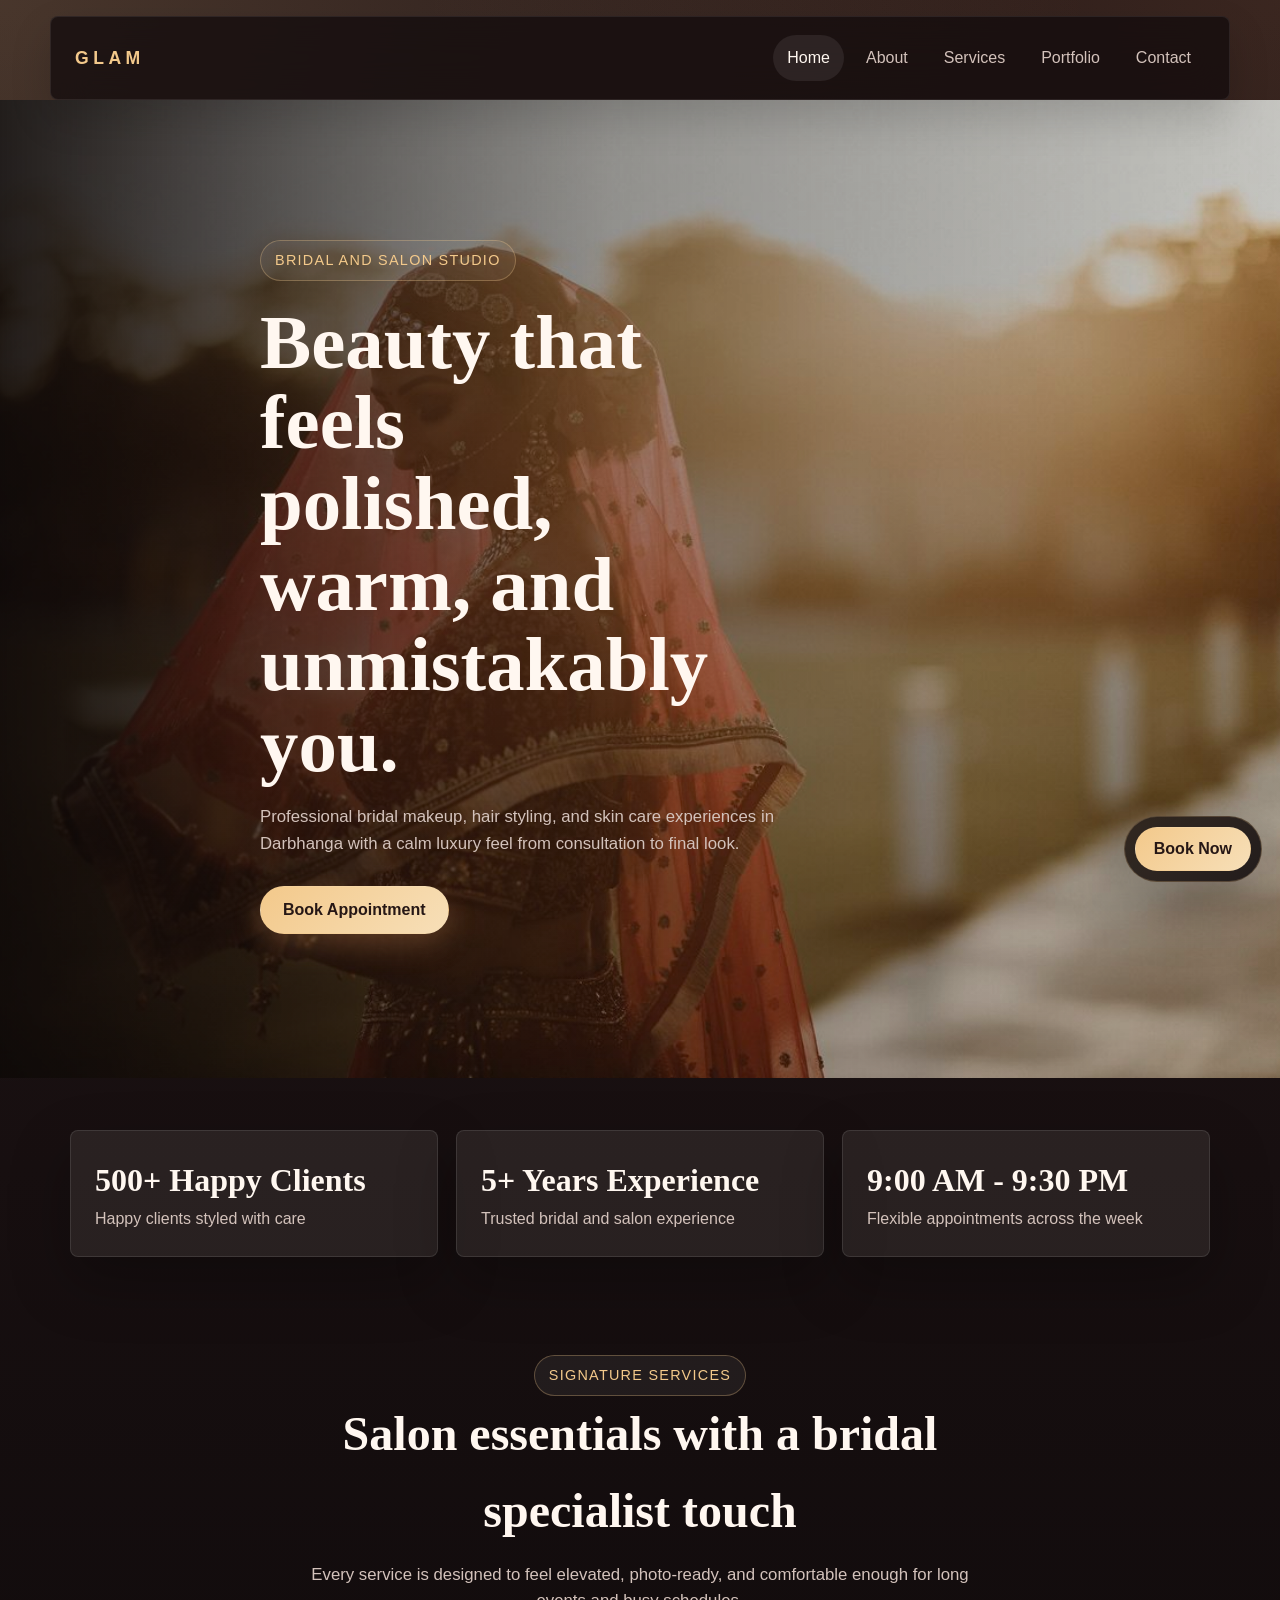
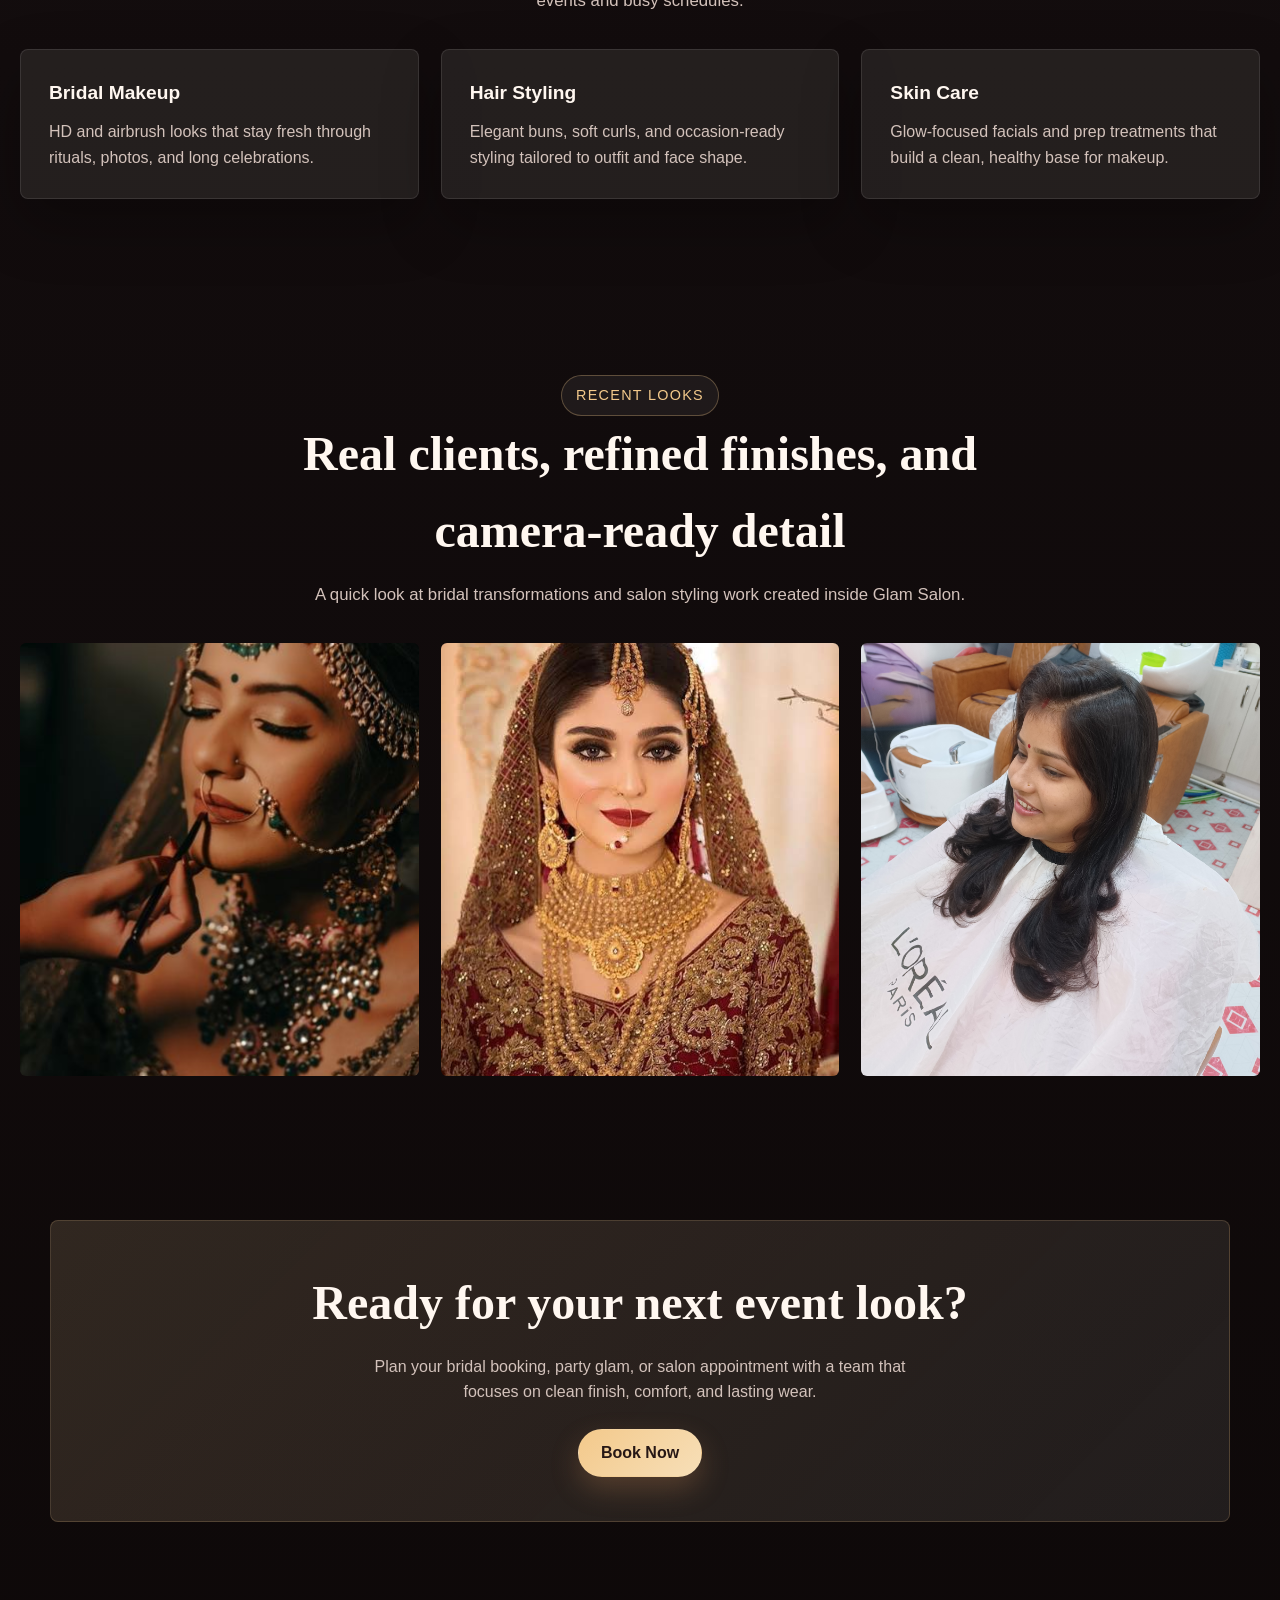
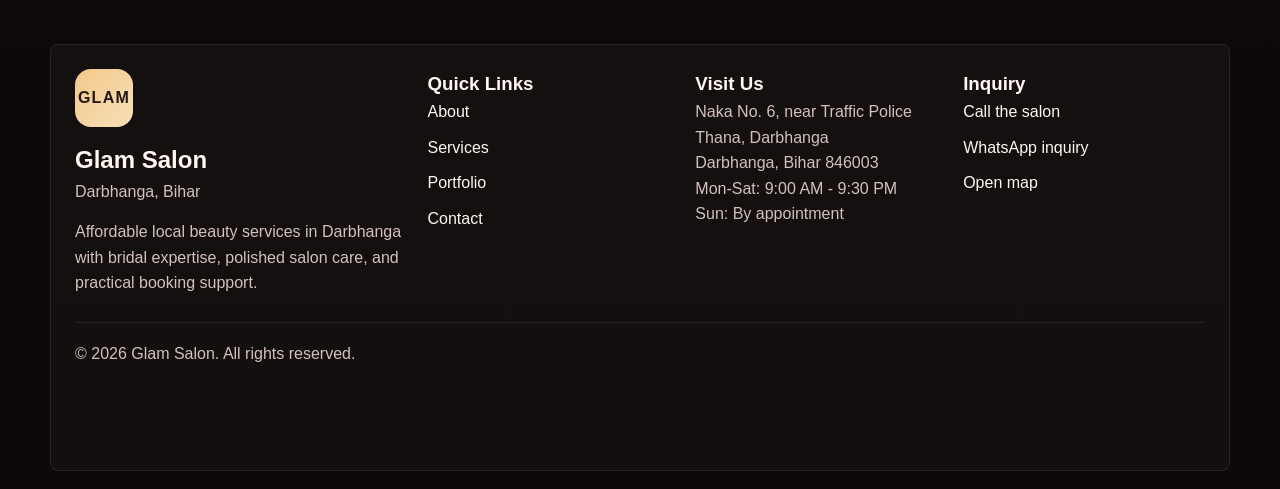
<file: index.html>
<!DOCTYPE html>
<html lang="en">
<head>
    <meta charset="UTF-8">
    <meta name="viewport" content="width=device-width, initial-scale=1.0">
    <title>Glam Salon - Home</title>
    <link rel="stylesheet" href="assets/css/style.css">
</head>
<body>

<header class="navbar">
    <a href="index.html" class="logo">GLAM</a>

    <nav id="nav-links" aria-label="Primary">
        <a href="index.html">Home</a>
        <a href="about.html">About</a>
        <a href="services.html">Services</a>
        <a href="portfolio.html">Portfolio</a>
        <a href="contact.html">Contact</a>
    </nav>

    <button class="menu-toggle" type="button" aria-label="Toggle navigation" aria-expanded="false" aria-controls="nav-links">
        <span></span>
    </button>
</header>

<section class="hero">
    <div class="hero-content">
        <span class="eyebrow">Bridal and Salon Studio</span>
        <h1>Beauty that feels polished, warm, and unmistakably you.</h1>
        <p>Professional bridal makeup, hair styling, and skin care experiences in Darbhanga with a calm luxury feel from consultation to final look.</p>
        <div class="hero-actions">
            <a href="contact.html" class="btn">Book Appointment</a>
        </div>
    </div>
</section>

<section class="stats-strip">
    <div class="stat-card">
        <strong id="home-clients">500+</strong>
        <span>Happy clients styled with care</span>
    </div>
    <div class="stat-card">
        <strong id="home-experience">5+ Years</strong>
        <span>Trusted bridal and salon experience</span>
    </div>
    <div class="stat-card">
        <strong id="home-timing">9 AM - 9:30 PM</strong>
        <span>Flexible appointments across the week</span>
    </div>
</section>

<section class="home-services">
    <div class="section-intro">
        <span class="eyebrow">Signature Services</span>
        <h2>Salon essentials with a bridal specialist touch</h2>
        <p>Every service is designed to feel elevated, photo-ready, and comfortable enough for long events and busy schedules.</p>
    </div>

    <div class="service-grid">
        <div class="card">
            <h3>Bridal Makeup</h3>
            <p>HD and airbrush looks that stay fresh through rituals, photos, and long celebrations.</p>
        </div>

        <div class="card">
            <h3>Hair Styling</h3>
            <p>Elegant buns, soft curls, and occasion-ready styling tailored to outfit and face shape.</p>
        </div>

        <div class="card">
            <h3>Skin Care</h3>
            <p>Glow-focused facials and prep treatments that build a clean, healthy base for makeup.</p>
        </div>
    </div>
</section>

<section class="home-portfolio">
    <div class="section-intro">
        <span class="eyebrow">Recent Looks</span>
        <h2>Real clients, refined finishes, and camera-ready detail</h2>
        <p>A quick look at bridal transformations and salon styling work created inside Glam Salon.</p>
    </div>

    <div class="gallery">
        <img class="rotating-image" src="assets/images/bridal/1.jpg" alt="Bridal makeup look">
        <img class="rotating-image" src="assets/images/bridal/2.jpg" alt="Wedding makeup transformation">
        <img class="rotating-image" src="assets/images/bridal/3.jpg" alt="Traditional bridal styling">
    </div>
</section>

<section class="cta">
    <div class="cta-inner">
        <h2>Ready for your next event look?</h2>
        <p>Plan your bridal booking, party glam, or salon appointment with a team that focuses on clean finish, comfort, and lasting wear.</p>
        <a href="contact.html" class="btn">Book Now</a>
    </div>
</section>

<footer></footer>

<script src="assets/js/about-data.js"></script>
<script src="assets/js/contact-data.js"></script>
<script src="assets/js/portfolio-data.js"></script>
<script src="assets/js/main.js"></script>
<script src="assets/js/home.js"></script>

</body>
</html>
</file>
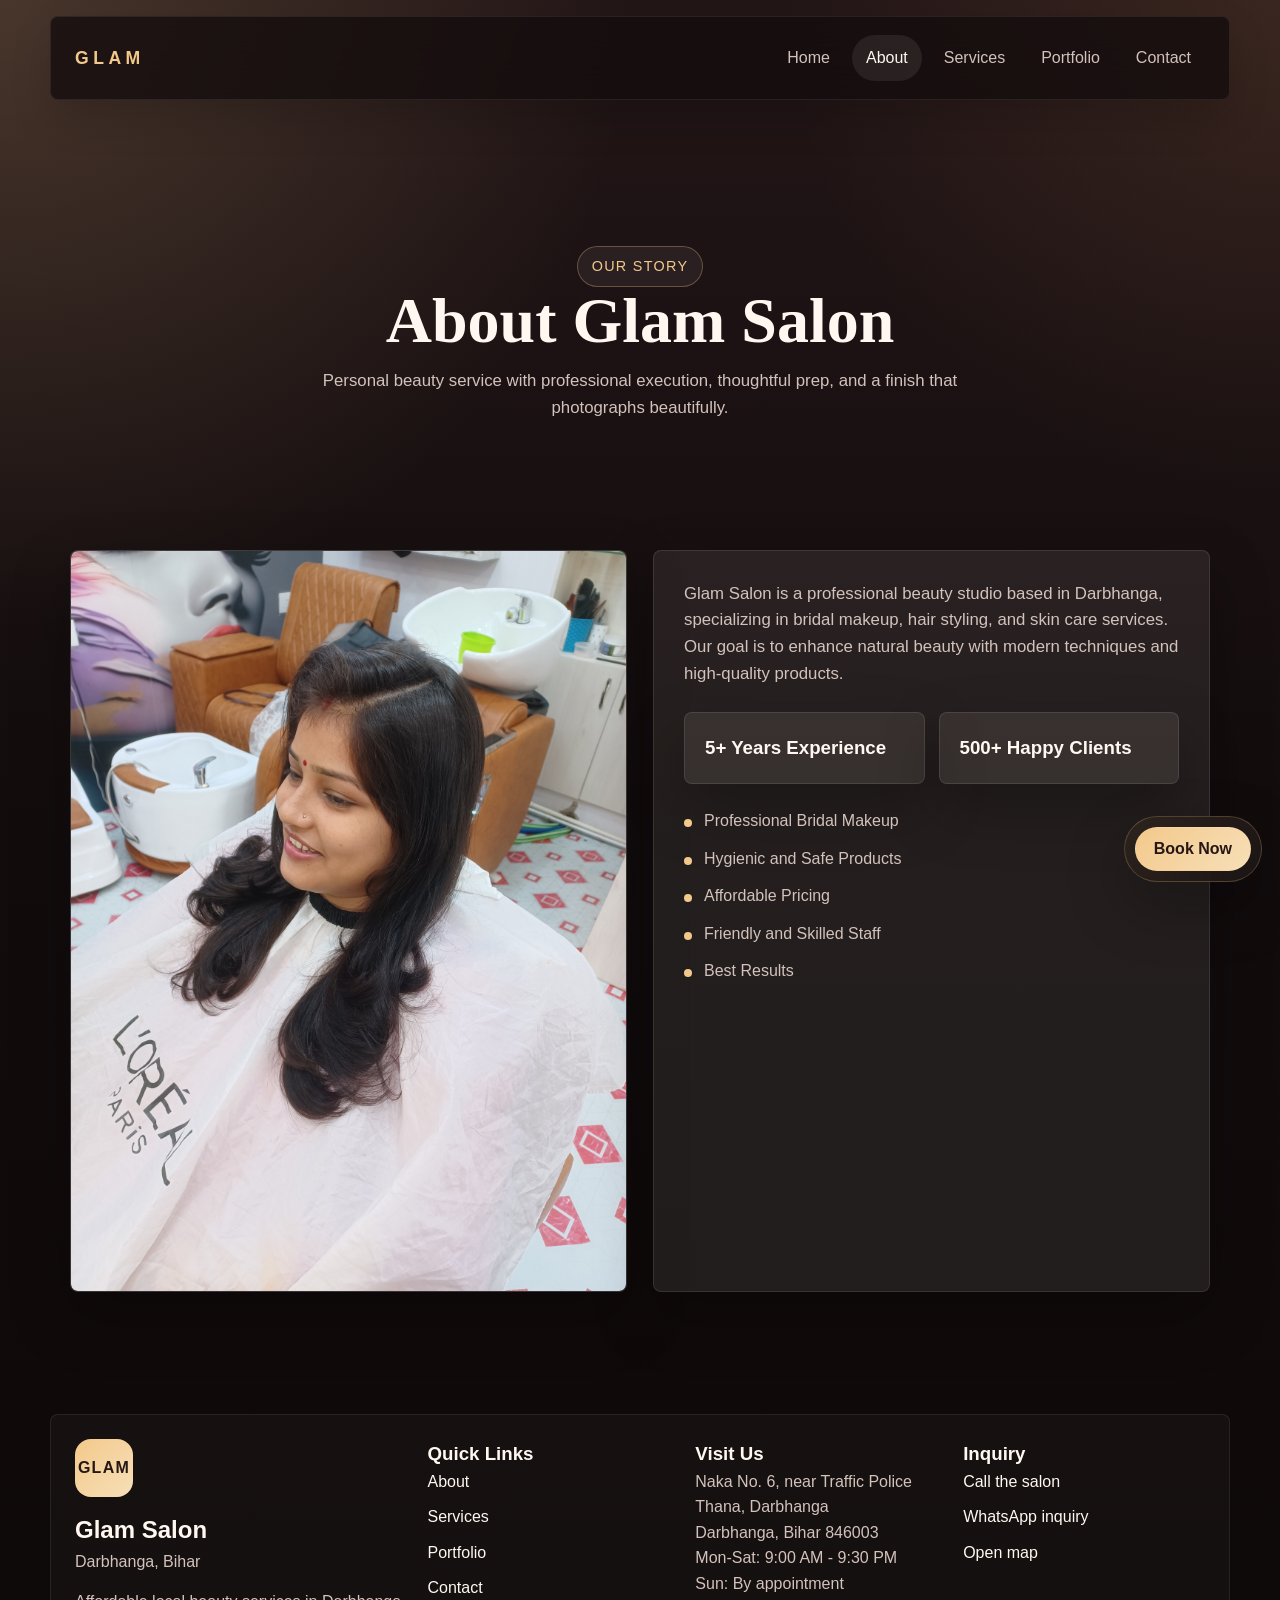
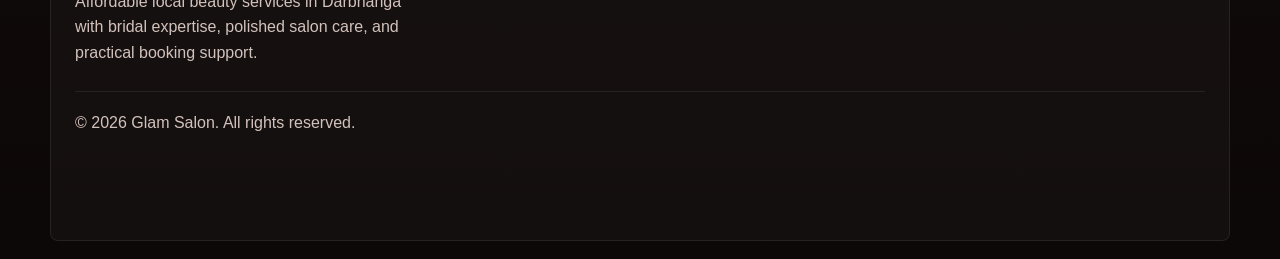
<file: about.html>
<!DOCTYPE html>
<html lang="en">
<head>
    <meta charset="UTF-8">
    <meta name="viewport" content="width=device-width, initial-scale=1.0">
    <title>About - Glam Salon</title>
    <link rel="stylesheet" href="assets/css/style.css">
</head>
<body>

<header class="navbar">
    <a href="index.html" class="logo">GLAM</a>

    <nav id="nav-links" aria-label="Primary">
        <a href="index.html">Home</a>
        <a href="about.html">About</a>
        <a href="services.html">Services</a>
        <a href="portfolio.html">Portfolio</a>
        <a href="contact.html">Contact</a>
    </nav>

    <button class="menu-toggle" type="button" aria-label="Toggle navigation" aria-expanded="false" aria-controls="nav-links">
        <span></span>
    </button>
</header>

<section class="page-header">
    <div class="page-header-content">
        <span class="eyebrow">Our Story</span>
        <h1 id="about-title"></h1>
        <p>Personal beauty service with professional execution, thoughtful prep, and a finish that photographs beautifully.</p>
    </div>
</section>

<section class="about-section">
    <div class="about-image">
        <img id="about-img" alt="Inside Glam Salon">
    </div>

    <div class="about-content">
        <p id="about-desc"></p>

        <div class="about-stats">
            <div>
                <h3 id="exp"></h3>
            </div>
            <div>
                <h3 id="clients"></h3>
            </div>
        </div>

        <ul id="about-points"></ul>
    </div>
</section>

<footer></footer>

<script src="assets/js/about-data.js"></script>
<script src="assets/js/contact-data.js"></script>
<script src="assets/js/portfolio-data.js"></script>
<script src="assets/js/main.js"></script>
<script src="assets/js/about-page.js"></script>

</body>
</html>
</file>
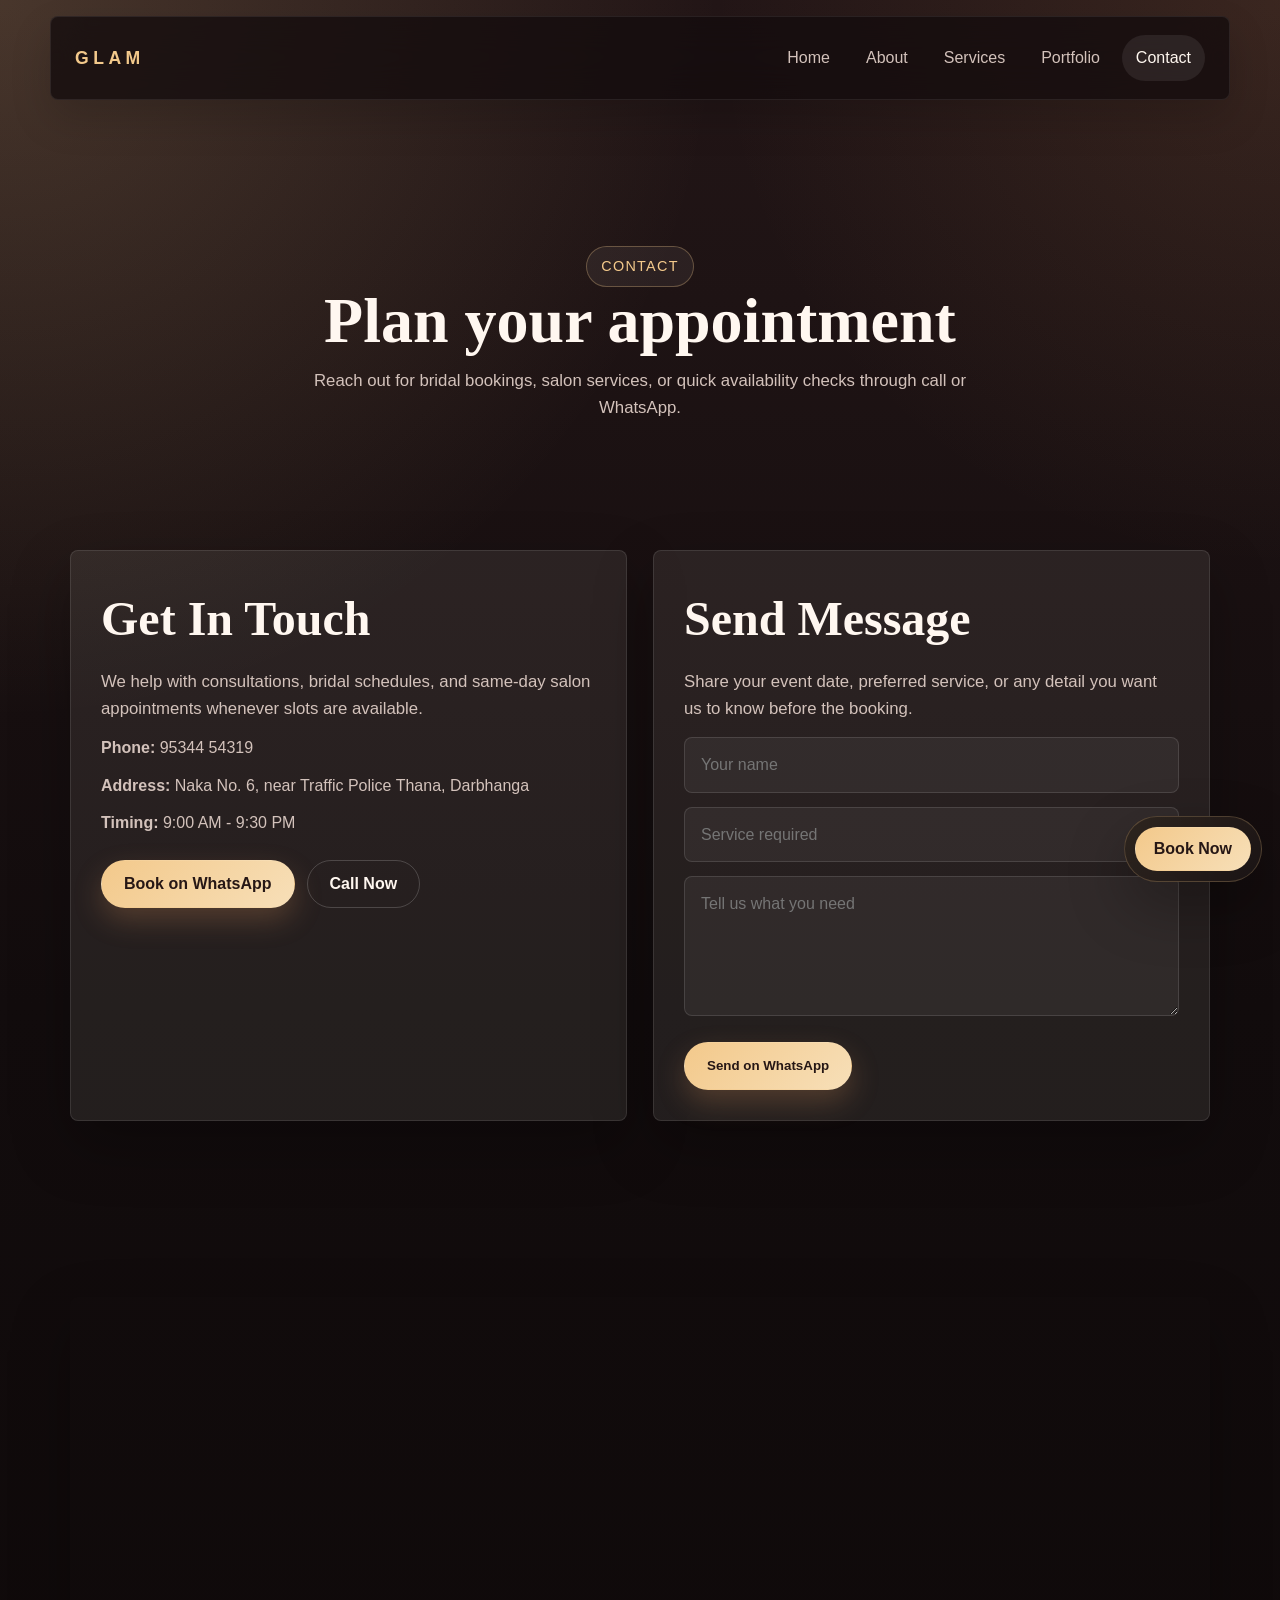
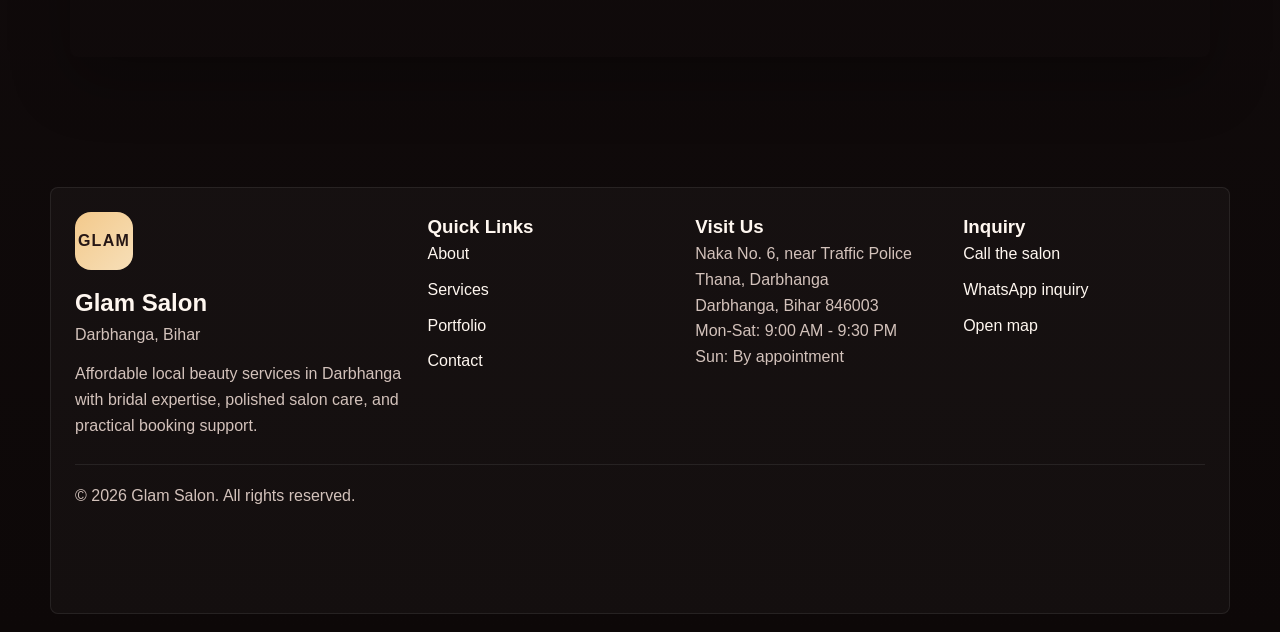
<file: contact.html>
<!DOCTYPE html>
<html lang="en">
<head>
    <meta charset="UTF-8">
    <meta name="viewport" content="width=device-width, initial-scale=1.0">
    <title>Contact - Glam Salon</title>
    <link rel="stylesheet" href="assets/css/style.css">
</head>
<body>

<header class="navbar">
    <a href="index.html" class="logo">GLAM</a>

    <nav id="nav-links" aria-label="Primary">
        <a href="index.html">Home</a>
        <a href="about.html">About</a>
        <a href="services.html">Services</a>
        <a href="portfolio.html">Portfolio</a>
        <a href="contact.html">Contact</a>
    </nav>

    <button class="menu-toggle" type="button" aria-label="Toggle navigation" aria-expanded="false" aria-controls="nav-links">
        <span></span>
    </button>
</header>

<section class="page-header">
    <div class="page-header-content">
        <span class="eyebrow">Contact</span>
        <h1>Plan your appointment</h1>
        <p>Reach out for bridal bookings, salon services, or quick availability checks through call or WhatsApp.</p>
    </div>
</section>

<section class="contact-section">
    <div class="contact-info">
        <h2>Get In Touch</h2>
        <p class="contact-copy">We help with consultations, bridal schedules, and same-day salon appointments whenever slots are available.</p>
        <p><strong>Phone:</strong> <span id="phone"></span></p>
        <p><strong>Address:</strong> <span id="address"></span></p>
        <p><strong>Timing:</strong> <span id="timing"></span></p>

        <div class="contact-actions">
            <a id="whatsappBtn" class="btn">Book on WhatsApp</a>
            <a id="callBtn" class="btn secondary">Call Now</a>
        </div>
    </div>

    <div class="contact-form">
        <h2>Send Message</h2>
        <p class="contact-copy">Share your event date, preferred service, or any detail you want us to know before the booking.</p>
        <input type="text" id="name" placeholder="Your name">
        <input type="text" id="service" placeholder="Service required">
        <textarea id="message" placeholder="Tell us what you need"></textarea>

        <button class="btn" type="button" onclick="sendToWhatsApp()">Send on WhatsApp</button>
    </div>
</section>

<section class="map">
    <iframe src="https://www.google.com/maps/embed?pb=!1m18!1m12!1m3!1d14327.73213019877!2d85.8968697!3d26.1337264!2m3!1f0!2f0!3f0!3m2!1i1024!2i768!4f13.1!3m3!1m2!1s0x39edb90edd2a0265%3A0x4de631d919724f1b!2sglam!5e0!3m2!1sen!2sin!4v1777728506648!5m2!1sen!2sin" allowfullscreen="" loading="lazy" referrerpolicy="no-referrer-when-downgrade"></iframe>
</section>

<footer></footer>

<script src="assets/js/contact-data.js"></script>
<script src="assets/js/main.js"></script>
<script src="assets/js/contact-page.js"></script>

</body>
</html>
</file>
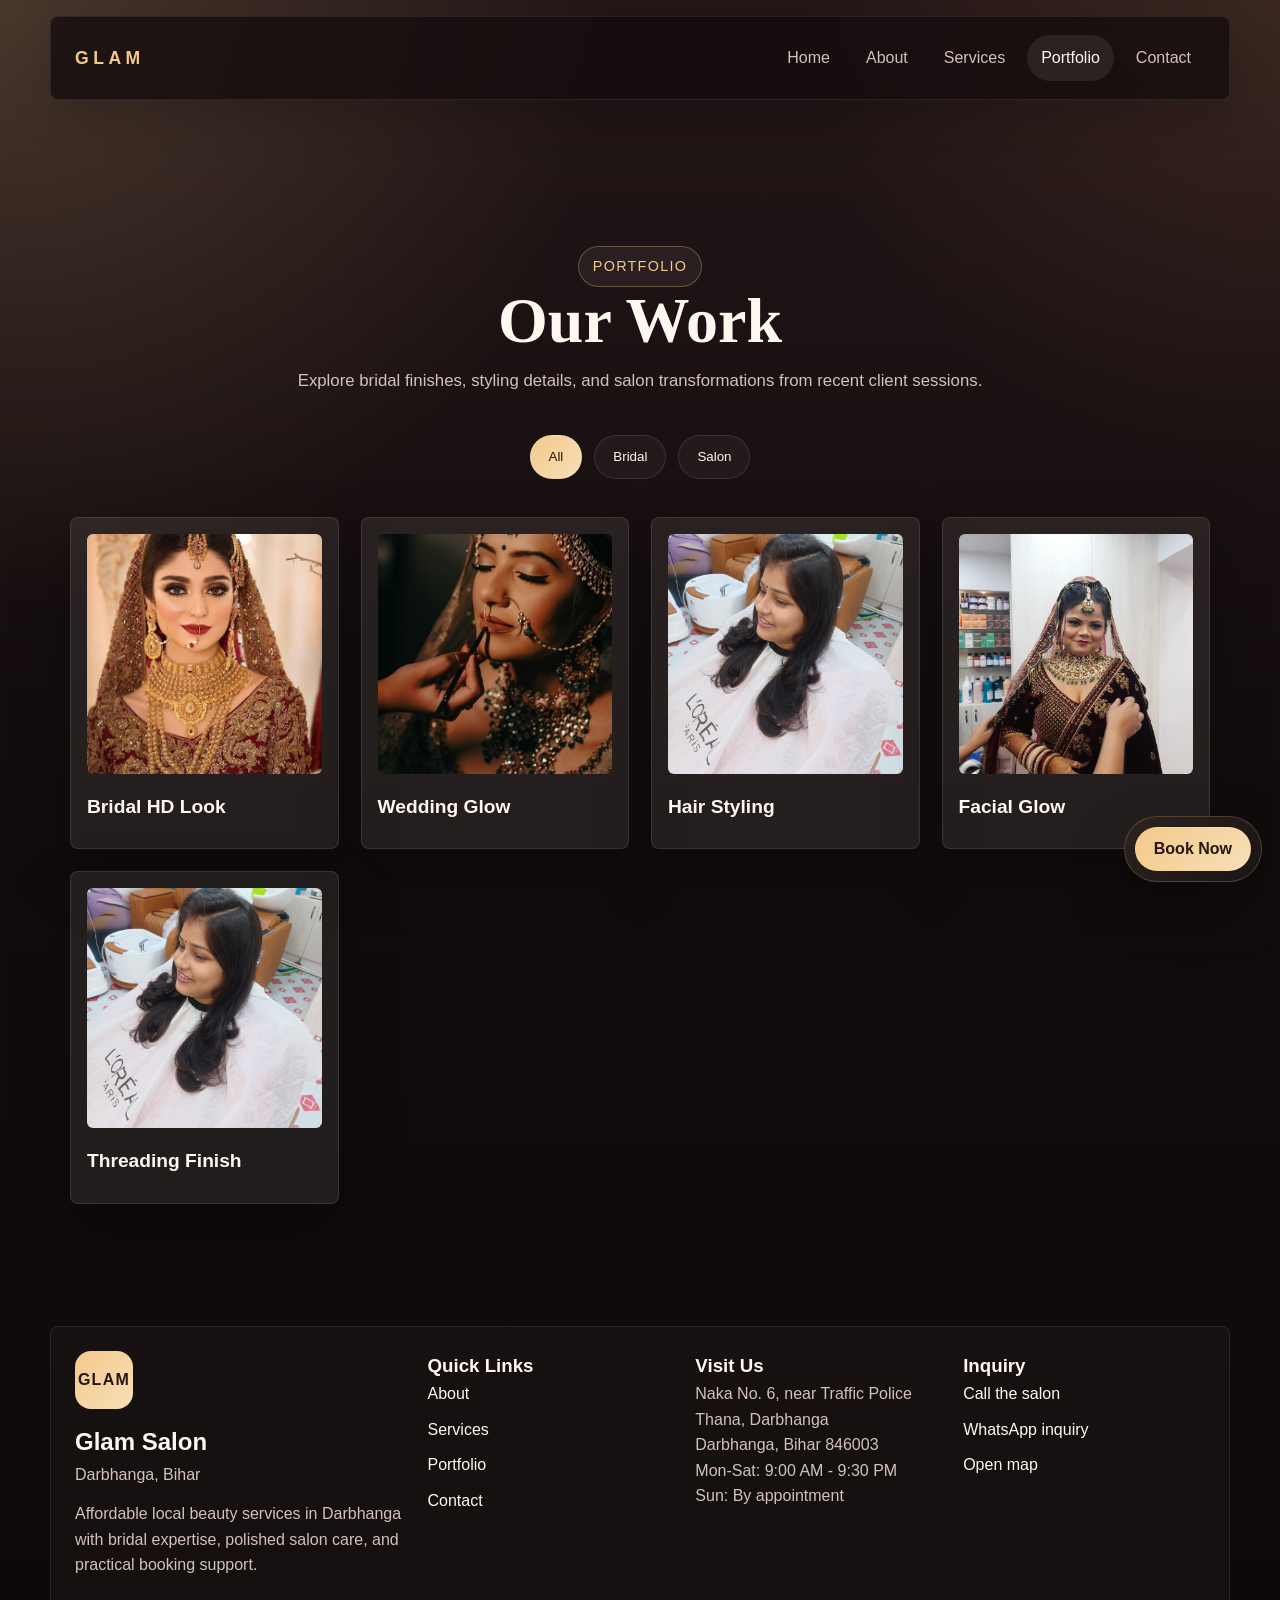
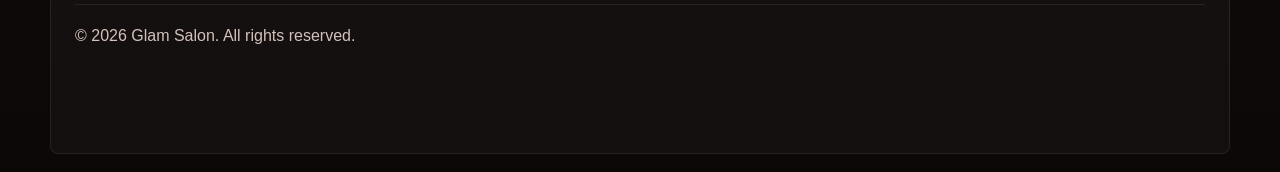
<file: portfolio.html>
<!DOCTYPE html>
<html lang="en">
<head>
    <meta charset="UTF-8">
    <meta name="viewport" content="width=device-width, initial-scale=1.0">
    <title>Portfolio - Glam Salon</title>
    <link rel="stylesheet" href="assets/css/style.css">
</head>
<body>

<header class="navbar">
    <a href="index.html" class="logo">GLAM</a>

    <nav id="nav-links" aria-label="Primary">
        <a href="index.html">Home</a>
        <a href="about.html">About</a>
        <a href="services.html">Services</a>
        <a href="portfolio.html">Portfolio</a>
        <a href="contact.html">Contact</a>
    </nav>

    <button class="menu-toggle" type="button" aria-label="Toggle navigation" aria-expanded="false" aria-controls="nav-links">
        <span></span>
    </button>
</header>

<section class="page-header">
    <div class="page-header-content">
        <span class="eyebrow">Portfolio</span>
        <h1>Our Work</h1>
        <p>Explore bridal finishes, styling details, and salon transformations from recent client sessions.</p>
    </div>
</section>

<section class="filters">
    <button class="filter-btn active" data-filter="all">All</button>
    <button class="filter-btn" data-filter="bridal">Bridal</button>
    <button class="filter-btn" data-filter="salon">Salon</button>
</section>

<section class="portfolio-section">
    <div id="gallery" class="portfolio-grid"></div>
</section>

<div id="popup" class="popup">
    <button class="close" type="button" onclick="closePopup()" aria-label="Close preview">&times;</button>
    <img id="popup-img" alt="Selected portfolio work">
</div>

<footer></footer>

<script src="assets/js/contact-data.js"></script>
<script src="assets/js/portfolio-data.js"></script>
<script src="assets/js/main.js"></script>
<script src="assets/js/render-portfolio.js"></script>

</body>
</html>
</file>
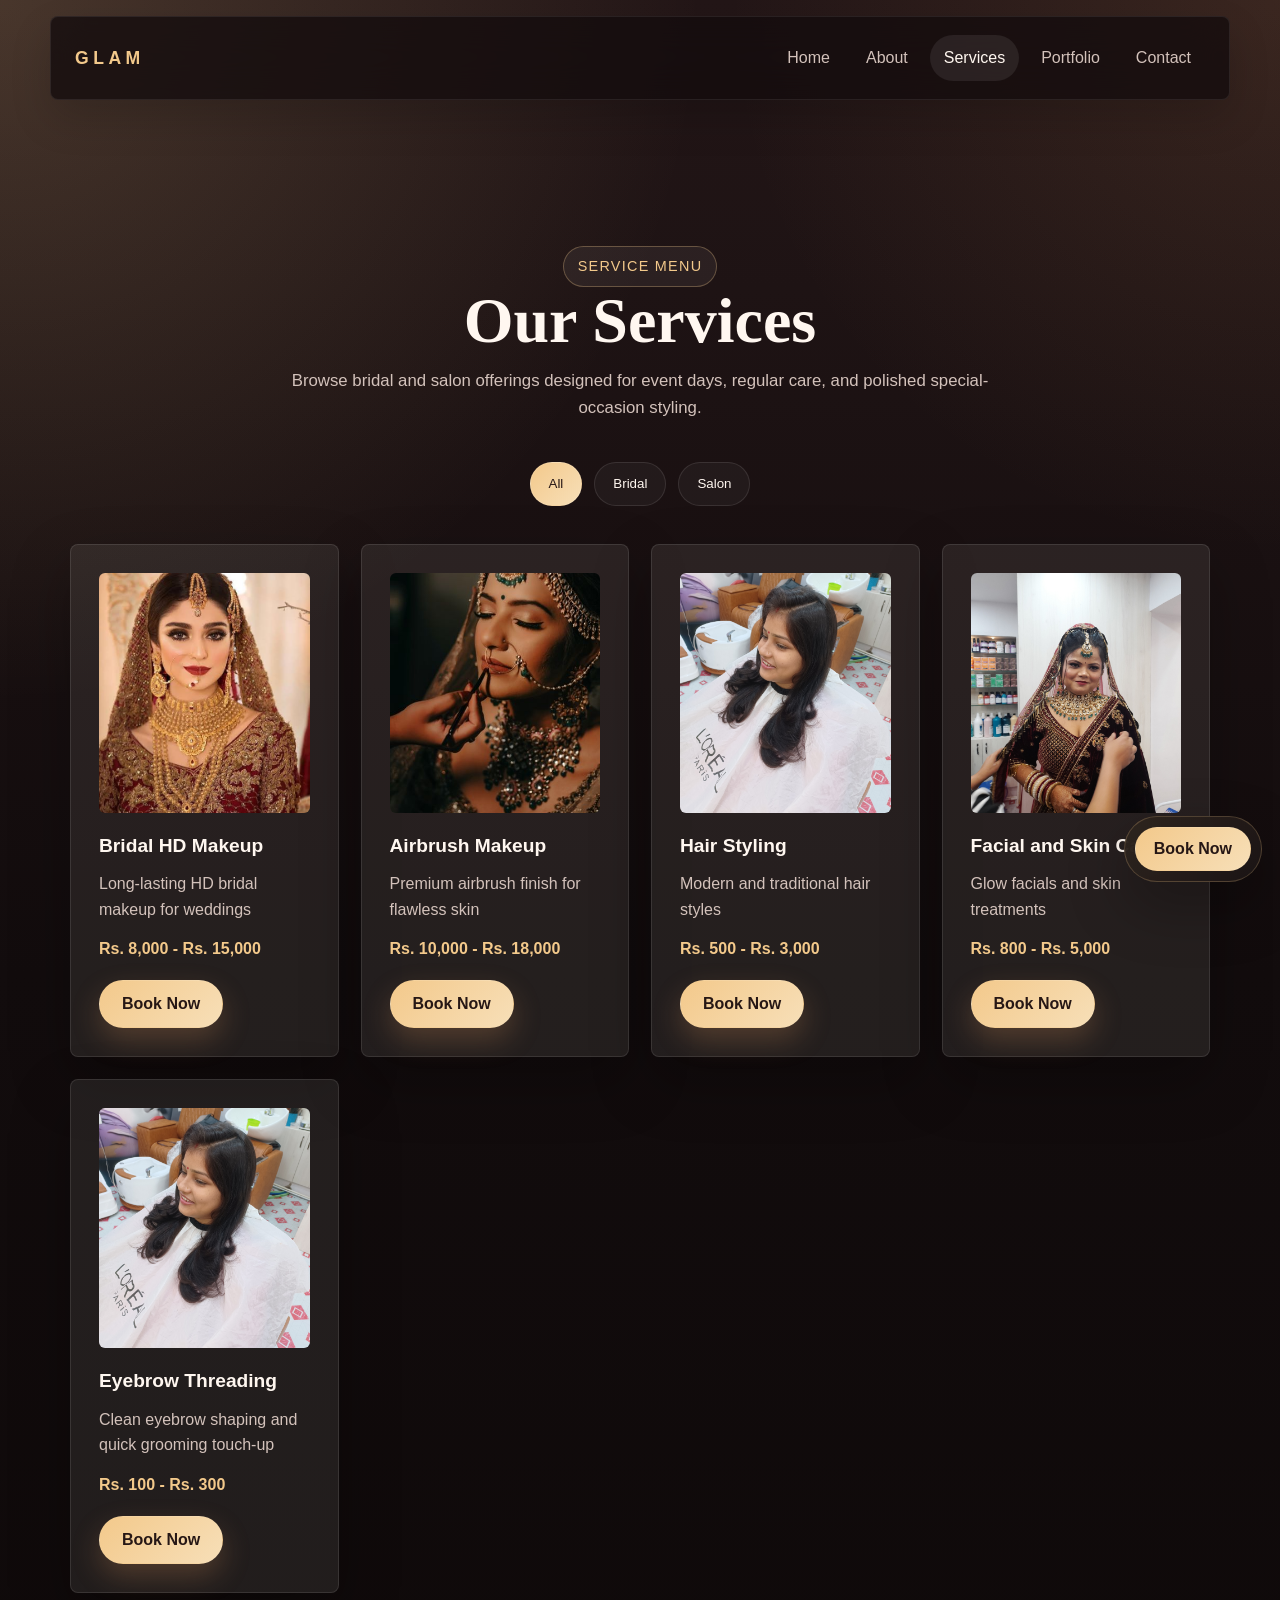
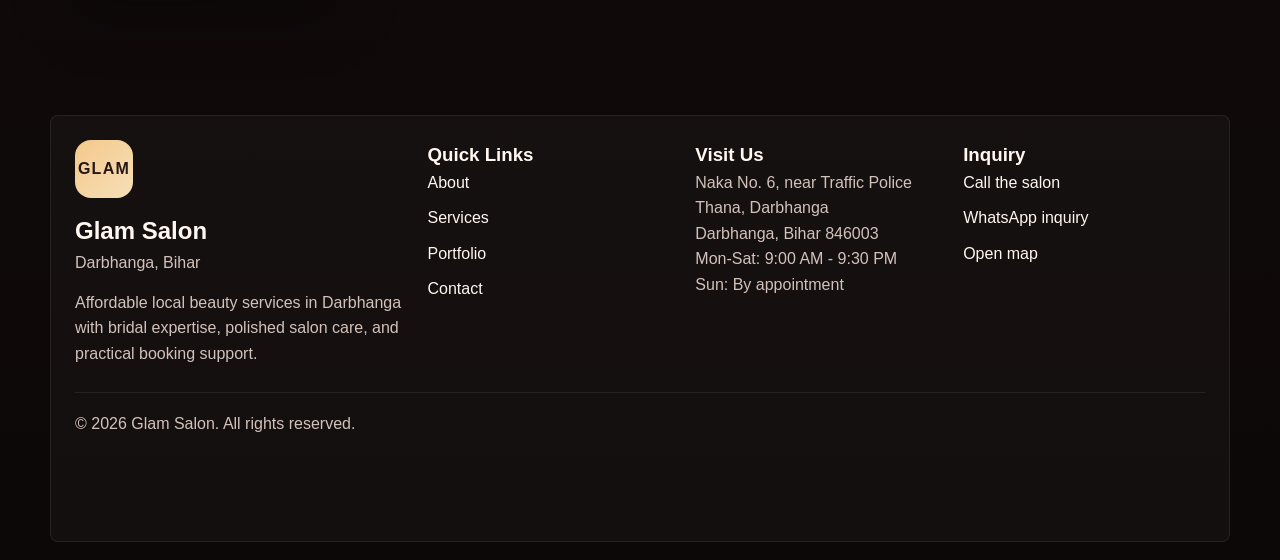
<file: services.html>
<!DOCTYPE html>
<html lang="en">
<head>
    <meta charset="UTF-8">
    <meta name="viewport" content="width=device-width, initial-scale=1.0">
    <title>Services - Glam Salon</title>
    <link rel="stylesheet" href="assets/css/style.css">
</head>
<body>

<header class="navbar">
    <a href="index.html" class="logo">GLAM</a>

    <nav id="nav-links" aria-label="Primary">
        <a href="index.html">Home</a>
        <a href="about.html">About</a>
        <a href="services.html">Services</a>
        <a href="portfolio.html">Portfolio</a>
        <a href="contact.html">Contact</a>
    </nav>

    <button class="menu-toggle" type="button" aria-label="Toggle navigation" aria-expanded="false" aria-controls="nav-links">
        <span></span>
    </button>
</header>

<section class="page-header">
    <div class="page-header-content">
        <span class="eyebrow">Service Menu</span>
        <h1>Our Services</h1>
        <p>Browse bridal and salon offerings designed for event days, regular care, and polished special-occasion styling.</p>
    </div>
</section>

<section class="filters">
    <button class="filter-btn active" data-filter="all">All</button>
    <button class="filter-btn" data-filter="bridal">Bridal</button>
    <button class="filter-btn" data-filter="salon">Salon</button>
</section>

<section class="services-page">
    <div id="services-container" class="service-grid"></div>
</section>

<footer></footer>

<script src="assets/js/contact-data.js"></script>
<script src="assets/js/main.js"></script>
<script src="assets/js/services-data.js"></script>
<script src="assets/js/render-services.js"></script>

</body>
</html>
</file>
<file: assets/css/style.css>
:root {
    --bg: #120c0d;
    --bg-soft: #1d1315;
    --surface: rgba(255, 248, 243, 0.08);
    --surface-strong: rgba(255, 248, 243, 0.14);
    --text: #fff7f0;
    --muted: #d3c2bb;
    --accent: #f3c98b;
    --accent-deep: #c98a56;
    --border: rgba(255, 255, 255, 0.1);
    --shadow: 0 24px 60px rgba(0, 0, 0, 0.28);
    --radius: 8px;
    --container: 1180px;
}

* {
    margin: 0;
    padding: 0;
    box-sizing: border-box;
}

html {
    scroll-behavior: smooth;
}

body {
    font-family: "Segoe UI", Tahoma, Geneva, Verdana, sans-serif;
    color: var(--text);
    background:
        radial-gradient(circle at top left, rgba(243, 201, 139, 0.18), transparent 28%),
        radial-gradient(circle at top right, rgba(201, 138, 86, 0.14), transparent 22%),
        linear-gradient(180deg, #231617 0%, #120c0d 45%, #0d0808 100%);
    line-height: 1.6;
}

img {
    max-width: 100%;
    display: block;
}

a {
    color: inherit;
}

section {
    padding: 88px 20px;
}

.navbar {
    position: sticky;
    top: 0;
    z-index: 1000;
    display: flex;
    align-items: center;
    justify-content: space-between;
    gap: 24px;
    width: min(calc(100% - 24px), var(--container));
    margin: 16px auto 0;
    padding: 18px 24px;
    border: 1px solid rgba(255, 255, 255, 0.08);
    border-radius: var(--radius);
    background: rgba(20, 12, 13, 0.78);
    backdrop-filter: blur(18px);
    box-shadow: 0 18px 40px rgba(0, 0, 0, 0.16);
}

.navbar.is-scrolled {
    margin-top: 10px;
    background: rgba(18, 12, 13, 0.92);
}

.logo {
    font-size: 1.1rem;
    font-weight: 800;
    letter-spacing: 0.28rem;
    color: var(--accent);
    text-decoration: none;
}

#nav-links {
    display: flex;
    align-items: center;
    gap: 8px;
}

#nav-links a {
    padding: 10px 14px;
    border-radius: 999px;
    color: var(--muted);
    text-decoration: none;
    transition: background-color 0.25s ease, color 0.25s ease, transform 0.25s ease;
}

#nav-links a:hover,
#nav-links a[aria-current="page"] {
    color: var(--text);
    background: rgba(255, 255, 255, 0.08);
}

.menu-toggle {
    display: none;
    align-items: center;
    justify-content: center;
    width: 46px;
    height: 46px;
    border: 1px solid var(--border);
    border-radius: 50%;
    background: transparent;
    cursor: pointer;
}

.menu-toggle span {
    position: relative;
    display: block;
    width: 18px;
    height: 2px;
    background: var(--text);
    transition: transform 0.25s ease, opacity 0.25s ease;
}

.menu-toggle span::before,
.menu-toggle span::after {
    content: "";
    position: absolute;
    left: 0;
    width: 18px;
    height: 2px;
    background: var(--text);
    transition: transform 0.25s ease;
}

.menu-toggle span::before {
    top: -6px;
}

.menu-toggle span::after {
    top: 6px;
}

.menu-toggle.is-open span {
    background: transparent;
}

.menu-toggle.is-open span::before {
    transform: translateY(6px) rotate(45deg);
}

.menu-toggle.is-open span::after {
    transform: translateY(-6px) rotate(-45deg);
}

.hero {
    min-height: calc(100vh - 110px);
    display: grid;
    align-items: end;
    background:
        linear-gradient(90deg, rgba(12, 8, 8, 0.9) 0%, rgba(12, 8, 8, 0.42) 48%, rgba(12, 8, 8, 0.2) 100%),
        url("../images/bridal/hero.jpg") center/cover no-repeat;
    padding-top: 140px;
}

.hero-content,
.section-intro,
.about-section,
.contact-section,
.services-page,
.portfolio-section,
.map,
.page-header-content,
.cta-inner,
.stats-strip {
    width: min(100%, var(--container));
    margin: 0 auto;
}

.hero-content {
    max-width: 760px;
    padding-bottom: 56px;
}

.eyebrow {
    display: inline-flex;
    align-items: center;
    gap: 10px;
    padding: 8px 14px;
    border: 1px solid rgba(243, 201, 139, 0.3);
    border-radius: 999px;
    background: rgba(255, 248, 243, 0.06);
    color: var(--accent);
    font-size: 0.9rem;
    letter-spacing: 0.08rem;
    text-transform: uppercase;
}

.hero h1,
.page-header h1 {
    font-family: Georgia, "Times New Roman", serif;
    font-weight: 700;
    line-height: 1.05;
}

.hero h1 {
    margin-top: 22px;
    font-size: clamp(3rem, 6vw, 5.8rem);
    max-width: 10ch;
}

.hero p,
.section-intro p,
.about-content p,
.contact-copy,
.page-header p {
    color: var(--muted);
    font-size: 1.05rem;
}

.hero p {
    max-width: 540px;
    margin-top: 18px;
}

.hero-actions {
    display: flex;
    flex-wrap: wrap;
    gap: 14px;
    margin-top: 28px;
}

.btn {
    display: inline-flex;
    align-items: center;
    justify-content: center;
    min-height: 48px;
    padding: 0 22px;
    border: 1px solid transparent;
    border-radius: 999px;
    background: linear-gradient(135deg, var(--accent) 0%, #f7dfb8 100%);
    color: #261715;
    font-weight: 700;
    text-decoration: none;
    box-shadow: 0 12px 28px rgba(201, 138, 86, 0.28);
    transition: transform 0.25s ease, box-shadow 0.25s ease, background-color 0.25s ease;
}

.btn:hover {
    transform: translateY(-2px);
    box-shadow: 0 16px 34px rgba(201, 138, 86, 0.32);
}

.btn.secondary {
    background: transparent;
    color: var(--text);
    border-color: rgba(255, 255, 255, 0.18);
    box-shadow: none;
}

.stats-strip {
    display: grid;
    grid-template-columns: repeat(3, minmax(0, 1fr));
    gap: 18px;
    margin-top: -36px;
    padding-bottom: 10px;
}

.stat-card,
.card,
.service-card,
.portfolio-card,
.contact-info,
.contact-form,
.about-image,
.about-content,
.about-stats div {
    border: 1px solid var(--border);
    border-radius: var(--radius);
    background: var(--surface);
    box-shadow: var(--shadow);
}

.stat-card {
    padding: 24px;
}

.stat-card strong {
    display: block;
    font-size: 2rem;
    font-family: Georgia, "Times New Roman", serif;
}

.stat-card span {
    color: var(--muted);
}

.section-intro {
    text-align: center;
    max-width: 700px;
    margin-bottom: 34px;
}

.section-intro h2,
.contact-info h2,
.contact-form h2,
.cta h2 {
    font-family: Georgia, "Times New Roman", serif;
    font-size: clamp(2rem, 4vw, 3rem);
    margin-bottom: 12px;
}

.service-grid,
.gallery,
.portfolio-grid {
    display: grid;
    gap: 22px;
}

.service-grid {
    grid-template-columns: repeat(3, minmax(0, 1fr));
}

.card,
.service-card {
    padding: 28px;
}

.card h3,
.service-card h3,
.portfolio-card h3 {
    font-size: 1.2rem;
    margin-bottom: 10px;
}

.card p,
.service-card p,
.portfolio-card p,
.contact-info p,
.about-content li {
    color: var(--muted);
}

.service-card img,
.portfolio-card img,
.gallery img,
.about-image img {
    width: 100%;
    object-fit: cover;
    border-radius: calc(var(--radius) - 2px);
}

.service-card img,
.portfolio-card img {
    height: 240px;
    margin-bottom: 18px;
}

.service-price {
    display: inline-flex;
    margin-top: 14px;
    color: var(--accent);
    font-weight: 700;
}

.service-card .btn {
    margin-top: 18px;
}

.gallery {
    grid-template-columns: repeat(3, minmax(0, 1fr));
}

.gallery img {
    aspect-ratio: 0.92;
}

.cta {
    padding-top: 56px;
}

.cta-inner {
    padding: 44px;
    border: 1px solid rgba(243, 201, 139, 0.18);
    border-radius: var(--radius);
    background:
        linear-gradient(135deg, rgba(243, 201, 139, 0.12), rgba(255, 248, 243, 0.05)),
        rgba(255, 255, 255, 0.03);
    text-align: center;
}

.cta p {
    max-width: 560px;
    margin: 0 auto 24px;
    color: var(--muted);
}

footer {
    width: min(calc(100% - 24px), var(--container));
    margin: 34px auto 18px;
    padding: 24px 24px 104px;
    color: var(--muted);
}

.site-footer {
    border: 1px solid rgba(255, 255, 255, 0.08);
    border-radius: var(--radius);
    background: rgba(255, 255, 255, 0.03);
}

.site-footer-grid {
    display: grid;
    grid-template-columns: 1.35fr 1fr 1fr 1fr;
    gap: 26px;
    text-align: left;
}

.site-footer-brand {
    display: grid;
    gap: 14px;
}

.site-footer-logo {
    width: 58px;
    height: 58px;
    display: grid;
    place-items: center;
    border-radius: 16px;
    background: linear-gradient(135deg, var(--accent), #f7dfb8);
    color: #261715;
    font-weight: 800;
    letter-spacing: 0.08rem;
}

.site-footer-brand h2,
.site-footer-column h3 {
    color: var(--text);
}

.site-footer-location,
.site-footer-description,
.site-footer-column p,
.site-footer-copy {
    color: var(--muted);
}

.site-footer-links {
    display: grid;
    gap: 10px;
}

.site-footer-links a {
    color: var(--text);
    text-decoration: none;
}

.site-footer-links a:hover {
    color: var(--accent);
}

.site-footer-copy {
    margin-top: 26px;
    padding-top: 18px;
    border-top: 1px solid rgba(255, 255, 255, 0.08);
    text-align: left;
}

.page-header {
    padding-top: 146px;
    padding-bottom: 40px;
}

.page-header-content {
    text-align: center;
    max-width: 700px;
}

.page-header h1 {
    font-size: clamp(2.6rem, 5vw, 4.5rem);
    margin-bottom: 14px;
}

.filters {
    display: flex;
    justify-content: center;
    flex-wrap: wrap;
    gap: 12px;
    padding: 0 20px 10px;
}

.filter-btn {
    min-height: 44px;
    padding: 0 18px;
    border: 1px solid var(--border);
    border-radius: 999px;
    background: rgba(255, 255, 255, 0.04);
    color: var(--text);
    cursor: pointer;
    transition: background-color 0.25s ease, transform 0.25s ease;
}

.filter-btn.active,
.filter-btn:hover {
    background: linear-gradient(135deg, var(--accent), #f7dfb8);
    color: #261715;
}

.services-page,
.portfolio-section {
    padding-top: 28px;
}

.services-page .service-grid,
.portfolio-grid {
    grid-template-columns: repeat(auto-fit, minmax(260px, 1fr));
}

.portfolio-card {
    padding: 16px;
    cursor: pointer;
}

.popup {
    display: none;
    position: fixed;
    inset: 0;
    z-index: 1100;
    padding: 24px;
    background: rgba(8, 5, 5, 0.9);
    justify-content: center;
    align-items: center;
}

.popup.is-open {
    display: flex;
}

.popup img {
    max-width: min(960px, 92vw);
    max-height: 88vh;
    border-radius: var(--radius);
    border: 1px solid rgba(255, 255, 255, 0.12);
}

.close {
    position: absolute;
    top: 24px;
    right: 28px;
    width: 44px;
    height: 44px;
    display: grid;
    place-items: center;
    border-radius: 50%;
    border: 1px solid rgba(255, 255, 255, 0.12);
    background: rgba(255, 255, 255, 0.08);
    color: var(--text);
    font-size: 1.8rem;
    cursor: pointer;
}

.contact-section,
.about-section {
    display: grid;
    grid-template-columns: repeat(2, minmax(0, 1fr));
    gap: 26px;
}

.contact-info,
.contact-form,
.about-content {
    padding: 30px;
}

.contact-info p {
    margin-top: 12px;
}

.contact-actions {
    display: flex;
    flex-wrap: wrap;
    gap: 12px;
    margin-top: 24px;
}

.contact-form input,
.contact-form textarea {
    width: 100%;
    margin-top: 14px;
    padding: 14px 16px;
    border: 1px solid rgba(255, 255, 255, 0.12);
    border-radius: var(--radius);
    background: rgba(255, 255, 255, 0.05);
    color: var(--text);
    font: inherit;
}

.contact-form textarea {
    min-height: 140px;
    resize: vertical;
}

.contact-form button {
    margin-top: 18px;
}

.map iframe {
    width: 100%;
    height: 360px;
    border: 0;
    border-radius: var(--radius);
    box-shadow: var(--shadow);
}

.about-image {
    overflow: hidden;
}

.about-image img {
    height: 100%;
    min-height: 460px;
}

.rotating-image {
    transition: opacity 0.45s ease;
}

.rotating-image.is-fading {
    opacity: 0.42;
}

.floating-cta {
    position: fixed;
    right: 18px;
    bottom: 18px;
    z-index: 1050;
    display: flex;
    align-items: center;
    justify-content: center;
    padding: 10px;
    border: 1px solid rgba(243, 201, 139, 0.22);
    border-radius: 999px;
    background:
        linear-gradient(135deg, rgba(243, 201, 139, 0.12), rgba(255, 248, 243, 0.04)),
        rgba(18, 12, 13, 0.94);
    backdrop-filter: blur(18px);
    box-shadow: var(--shadow);
}

.floating-cta .btn {
    min-height: 44px;
    padding: 0 18px;
    box-shadow: none;
}

.about-stats {
    display: grid;
    grid-template-columns: repeat(2, minmax(0, 1fr));
    gap: 14px;
    margin: 24px 0;
}

.about-stats div {
    padding: 20px;
}

.about-content ul {
    list-style: none;
    display: grid;
    gap: 12px;
}

.about-content li {
    padding-left: 20px;
    position: relative;
}

.about-content li::before {
    content: "";
    position: absolute;
    top: 11px;
    left: 0;
    width: 8px;
    height: 8px;
    border-radius: 50%;
    background: var(--accent);
}

@media (max-width: 900px) {
    .service-grid,
    .gallery,
    .stats-strip,
    .contact-section,
    .about-section,
    .site-footer-grid {
        grid-template-columns: 1fr;
    }

    .hero {
        min-height: auto;
        padding-bottom: 60px;
    }

    .hero-content {
        padding-bottom: 0;
    }
}

@media (max-width: 768px) {
    .navbar {
        padding: 14px 16px;
    }

    .menu-toggle {
        display: inline-flex;
    }

    #nav-links {
        position: absolute;
        top: calc(100% + 10px);
        left: 0;
        right: 0;
        display: none;
        flex-direction: column;
        align-items: stretch;
        gap: 6px;
        padding: 14px;
        border: 1px solid rgba(255, 255, 255, 0.08);
        border-radius: var(--radius);
        background: rgba(18, 12, 13, 0.97);
        box-shadow: var(--shadow);
    }

    #nav-links.active {
        display: flex;
    }

    #nav-links a {
        border-radius: 14px;
    }

    section {
        padding: 72px 18px;
    }

    .page-header {
        padding-top: 130px;
    }

    .cta-inner,
    .contact-info,
    .contact-form,
    .about-content,
    .card,
    .service-card {
        padding: 24px;
    }

    .about-image img {
        min-height: 320px;
    }

    .close {
        top: 16px;
        right: 16px;
    }

    .floating-cta {
        right: 12px;
        bottom: 14px;
        padding: 8px;
    }

    .floating-cta .btn {
        min-height: 38px;
        padding: 0 14px;
        font-size: 0.9rem;
    }

    .site-footer-copy {
        text-align: center;
    }
}
</file>
